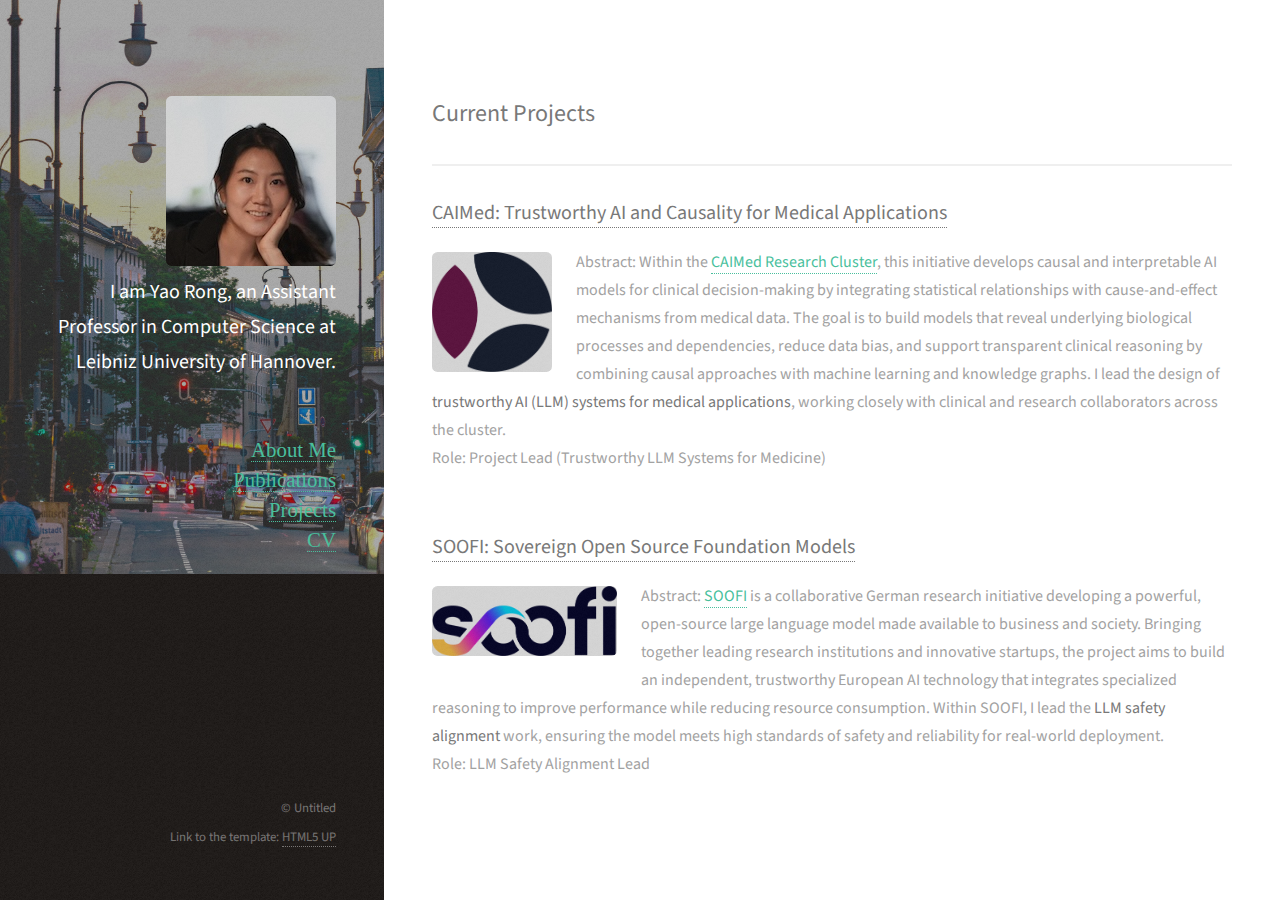
<file: projects.html>
<!DOCTYPE HTML>
<!--
	Strata by HTML5 UP
	html5up.net | @ajlkn
	Free for personal and commercial use under the CCA 3.0 license (html5up.net/license)
-->
<html>
	<head>
		<title>Yao Rong | Projects</title>
		<meta charset="utf-8" />
		<meta name="viewport" content="width=device-width, initial-scale=1, user-scalable=no" />
		<link rel="stylesheet" href="assets/css/main.css" />
	</head>
	<body class="is-preload">

		<!-- Header -->
			<header id="header">
				<div class="inner">
					<a href="#" class="image profile"><img src="images/yao_headshot.jpg" alt="" /></a>
					<h1><strong>I am Yao Rong,<br /> an Assistant Professor
					in Computer Science <br />at Leibniz University of Hannover.<br /></strong>
					</a></h1>
					<br />
					<br />
				<a href="./index.html" style="font-family:verdana;font-size:1.3em">About Me</a><br />
				<a href="publications.html" style="font-family:verdana;font-size:1.3em">Publications</a><br />
				<a href="projects.html" style="font-family:verdana;font-size:1.3em">Projects</a><br />
				<!-- <a href="news.html" style="font-family:verdana;font-size:1.3em">News</a><br /> -->
				<a href="./images/YaoRong CV (Jan).pdf" style="font-family:verdana;font-size:1.3em">CV</a><br />
			
			</div>
			</header>

		<!-- Main -->
			<div id="main">

				<!-- One -->
					<!-- <section id="one">
						<header class="header">
							<h2>Hi! I am <strong>Yao.</strong> Nice to meet you!</h2>
						</header>
						<p style="font-size:1.2em">I am a Ph.D. student in the group of <a href="https://www.edu.sot.tum.de/en/hctl/home/">Human-Centered Technologies for Learning</a> led by <a href="https://www.edu.sot.tum.de/en/hctl/prof-dr-enkelejda-kasneci/">Prof. Dr. Enkelejda Kasneci</a> at <strong>Technical University of Munich</strong>. Previously, I received my master's degree in Electrical and Computer Engineering from TU Munich in 2019, and B.Eng. degrees in Mechatronics from both Tongji University in Shanghai and Munich University of Applied Sciences in 2016.
						</p> 
						<p style="font-size:1.2em"> My research interest lies at the intersection of AI systems and human interaction with a specific focus on human-centered Explainable AI (XAI), human-centered AI, and deep learning. I am particularly focusing on how XAI techniques can enhance the understanding, trust, and usability of AI systems for end-users. By incorporating user feedback, human cognitive models, and effective model explanation techniques, my aim is to bridge the gap between complex AI algorithms and human interpretability, ultimately fostering responsible and transparent AI deployment in various domains.
						</p>
							<ul class="actions">
							<li><a href="#" class="button">CV</a></li>
						</ul>
						<meta name="viewport" content="width=device-width, initial-scale=1">
						<link rel="stylesheet" href="https://fonts.googleapis.com/icon?family=Material+Icons">

						<link rel="stylesheet" href="https://cdn.jsdelivr.net/gh/jpswalsh/academicons@1/css/academicons.min.css">
						<ul class="icons">
							<li><a href="mailto:yao.rong@l3s.de" class="icon solid fa-envelope-square" style='font-size:24px' style=""><span class="label">Email</span></a></li>
							<li><a href="https://twitter.com/yaorong0921" class="icon brands fa-twitter-square" style='font-size:24px'><span class="label">Twitter</span></a></li>
							<li><a href="https://github.com/yaorong0921" class="icon brands fa-github-square" style='font-size:24px'><span class="label">Github</span></a></li>
							<li><a href="https://www.linkedin.com/in/yao-rong-7b55a8255/" class="icon brands fa-linkedin" style='font-size:24px'><span class="label">LinkedIn</span></a></li>
							<li><a href="https://scholar.google.com/citations?user=2CGNfAEAAAAJ&hl=en" class='ai ai-google-scholar-square' style='font-size:35px'><span class="label"></span></a></li>
							<li><a href="#" class="icon brands fa-github"><span class="label">Github</span></a></li>
							<li><a href="#" class="icon brands fa-googlescholar"><span class="label">Google Scholar</span></a></li>
							<li><a href="#" class="icon solid fa-envelope"><span class="label">Email</span></a></li> -->
						<!-- </ul>
					</section> -->

				<!-- Two-->
					<section id="two">
						<h2> Current Projects </h2>	<hr>	
						<h3><a href="https://caimed.de/en/forschung/ki-semantik/ki-kausalitaet/">CAIMed: Trustworthy AI and Causality for Medical Applications</a></h3>
							<p><span class="image left"><img src="images/thumbs/caimed.png" alt="CAIMed" width="120" height="120"/></span><subtitle>Abstract</subtitle>:
								Within the <a href="https://caimed.de/">CAIMed Research Cluster</a>, this initiative develops causal and interpretable AI models for clinical decision-making by integrating statistical relationships with cause-and-effect mechanisms from medical data. The goal is to build models that reveal underlying biological processes and dependencies, reduce data bias, and support transparent clinical reasoning by combining causal approaches with machine learning and knowledge graphs.
								I lead the design of <b>trustworthy AI (LLM) systems for medical applications</b>, working closely with clinical and research collaborators across the cluster.
								<br> <subtitle>Role</subtitle>: Project Lead (Trustworthy LLM Systems for Medicine)</p>
								<br>

								<h3><a href="https://www.soofi.info/">SOOFI: Sovereign Open Source Foundation Models</a></h3>
								<p><span class="image left"><img src="images/thumbs/soofi.png" alt="SOOFI" width="70" height="70"/></span><subtitle>Abstract</subtitle>:
									<a href="https://www.soofi.info/">SOOFI</a> is a collaborative German research initiative developing a powerful, open-source large language model made available to business and society. Bringing together leading research institutions and innovative startups, the project aims to build an independent, trustworthy European AI technology that integrates specialized reasoning to improve performance while reducing resource consumption.
									Within SOOFI, I lead the <b>LLM safety alignment</b> work, ensuring the model meets high standards of safety and reliability for real-world deployment.
									<br> <subtitle>Role</subtitle>: LLM Safety Alignment Lead</p>
									<br>

	
						<!-- <div class="row">
							<article class="col-6 col-12-xsmall work-item">
								<a href="images/fulls/lara_full.jpg" class="image fit thumb"><img src="images/thumbs/lara.png" alt="PontTuset" width="370" height="202"></a>
								<h3>[Preprint, 2023] </h3>
									<a href="https://arxiv.org/abs/2306.05760" id="gnn">
									Efficient GNN Explanation via Learning Removal-based Attribution
									</a>
									<br>
									<strong>Yao Rong</strong>, Guanchu Wang, Qizhang Feng, Ninghao Liu, Zirui Liu, Enkelejda Kasneci, Xia Hu
									<br>
									<a href="https://arxiv.org/abs/2306.05760">[Paper]</a> 
									<a href=" https://anonymous.4open.science/r/LARA-10D8/README.md">[Code]</a>
								    </br>
							</article>

							<article class="col-6 col-12-xsmall work-item">
								<a href="images/fulls/gazegnn_full.jpg" class="image fit thumb"><img src="images/thumbs/gaze_gnn.png" alt="PontTuset" width="370" height="202"></a>
								<h3>[under review, 2023]</h3>
									<a href="" id="gazegnn">
									Gaze-Guided Graph Neural Network for Action Anticipation Conditioned on Intention    
									</a>
									<br>
									<strong>Yao Rong</strong>, Süleyman Özdel, Berat Mert Albaba, Yen-Ling Kuo, Xi Wang, Enkelejda Kasneci
								<br>
									<a href="">[Paper]</a> 
									<a href="">[Code]</a>
								</br>
							</article>
							<article class="col-6 col-12-xsmall work-item">
								<a href="images/fulls/uai_full.jpg" class="image fit thumb"><img src="images/thumbs/uai.png" alt="PontTuset" width="370" height="202"></a>
								<h3>[UAI, 2023]</h3>
								<a href="https://arxiv.org/pdf/2206.13872.pdf" id="uai">
									When are Post-hoc Conceptual Explanations Identifiable?
								  </a>
								  <br>
								  Tobias Leemann*, Michael Kirchhof*, <strong>Yao Rong</strong>, Enkelejda Kasneci, Gjergji Kasneci
								  <br>
								  <a href="https://arxiv.org/abs/2206.13872">[Paper]</a> 
								  <a href="https://github.com/tleemann/identifiable_concepts">[Code]</a>
								</br>
								</article>

								<article class="col-6 col-12-xsmall work-item">
									<a href="images/fulls/dynstatf_full.jpg" class="image fit thumb"><img src="images/thumbs/dynstatf.png" alt="PontTuset" width="370" height="202"></a>
									<h3>[End-to-End Autonomous Driving @ CVPR 2023]</h3>
									<a href="https://openaccess.thecvf.com/content/CVPR2023W/E2EAD/papers/Rong_DynStatF_An_Efficient_Feature_Fusion_Strategy_for_LiDAR_3D_Object_CVPRW_2023_paper.pdf" id="cvprw">
									DynStatF: An Efficient Feature Fusion Strategy for LiDAR 3D Object Detection
									</a>
									<br>
									<strong>Yao Rong</strong>*, Xiangyu Wei*, Tianwei Lin, Yueyu Wang, Enkelejda Kasneci
									<br>
									<a href="https://openaccess.thecvf.com/content/CVPR2023W/E2EAD/papers/Rong_DynStatF_An_Efficient_Feature_Fusion_Strategy_for_LiDAR_3D_Object_CVPRW_2023_paper.pdf">[Paper]</a> 
									<a href="">[Code]</a>
									</br>
									</article>

								<article class="col-6 col-12-xsmall work-item">
									<a href="images/fulls/hxai_full.jpg" class="image fit thumb"><img src="images/thumbs/hxai.png" alt="PontTuset" width="370" height="202"></a>
									<h3>[Preprint, 2022]</h3>
									<a href="https://arxiv.org/abs/2210.11584" id="hxai_survey">
									Towards Human-centered Explainable AI: User Studies for Model Explanations
									</a>
									<br>
									<strong>Yao Rong</strong>, Tobias Leemann, Thai-trang Nguyen, Lisa Fiedler, Peizhu Qian, Vaibhav Unhelkar, Tina Seidel, Gjergji Kasneci, Enkelejda Kasneci
									<br>
									<a href="https://arxiv.org/abs/2210.11584">[Paper]</a> 
									<a href="https://github.com/yaorong0921/hxai-survey">[Code]</a>
									</br>
								</article>

								<article class="col-6 col-12-xsmall work-item">
									<a href="images/fulls/road_full.jpg" class="image fit thumb"><img src="images/thumbs/road.png" alt="PontTuset" width="370" height="202"></a>
									<h3>[ICML, 2022]</h3>
									<a href="https://arxiv.org/pdf/2202.00449.pdf" id="road_preprint">
									Evaluating Feature Attribution: An Information-Theoretic Perspective
									</a>
									<br>
									<strong>Yao Rong*</strong>, Tobias Leemann*, Vadim Borisov, Gjergji Kasneci, Enkelejda Kasneci
									<br>
									<a href="https://arxiv.org/pdf/2202.00449.pdf">[Paper]</a> 
									<a href="https://github.com/tleemann/road_evaluation">[Code]</a>
									</br>
								</article>

								<article class="col-6 col-12-xsmall work-item">
									<a href="images/fulls/yolo_full.jpg" class="image fit thumb"><img src="images/thumbs/yolo5.png" alt="PontTuset" width="370" height="202"></a>
									<h3>[PACMHCI, 2022]</h3>
									<a href="https://arxiv.org/pdf/2204.12150.pdf" id="yolo5">
										Where and What: Driver Attention-based Object Detection
									</a>
									<br>
									<strong>Yao Rong</strong>, Naemi-Rebecca Kassautzki, Wolfgang Fuhl, Enkelejda Kasneci
									<br>
									<a href="https://arxiv.org/pdf/2204.12150.pdf">[Paper]</a>
									<a href=https://github.com/yaorong0921/driver-gaze-yolov5>[Code]</a>
									</br>
								</article>

								<article class="col-6 col-12-xsmall work-item">
									<a href="images/fulls/user_trust_full.jpg" class="image fit thumb"><img src="images/thumbs/user_trust.png" alt="PontTuset" width="370" height="202"></a>
									<h3>[TRAIT @ CHI, 2022]</h3>
									<a href="https://arxiv.org/pdf/2204.12230.pdf" id="user_trust">
										User Trust on an Explainable AI-based Medical Diagnosis Support System
									</a>
									<br>
									<strong>Yao Rong</strong>, Nora Castner, Efe Bozkir, Enkelejda Kasneci
									<br>
									<a href="https://arxiv.org/pdf/2204.12230.pdf">[Paper]</a>
									</br>
								</article>

								
								<article class="col-6 col-12-xsmall work-item">
									<a href="images/fulls/ha_full.jpg" class="image fit thumb"><img src="images/thumbs/ha.png" alt="PontTuset" width="370" height="202"></a>
									<h3>[BMVC, 2021]</h3>
									<a href="https://arxiv.org/pdf/2111.01628.pdf" id="HA">
										Human Attention in Fine-grained Classification
									</a>
									<br>
									<strong>Yao Rong</strong>, Wenjia Xu, Zeynep Akata, Enkelejda Kasneci
									<br>
									<a href="https://arxiv.org/pdf/2111.01628.pdf">[Paper]</a>
									<a href="https://github.com/yaorong0921/CUB-GHA">[Code]</a>
									</br>
								</article>

								<article class="col-6 col-12-xsmall work-item">
									<a href="images/fulls/itsm_full.jpg" class="image fit thumb"><img src="images/thumbs/itsm.png" alt="PontTuset" width="370" height="202"></a>
									<h3>[ITSM, 2021]</h3>
									<a href="https://arxiv.org/pdf/2101.02082.pdf" id="itsm">
										Artificial Intelligence Methods in In-Cabin Use Cases: A Survey
									</a>
									<br>
									<strong>Yao Rong</strong>, Chao Han, Christian Hellert, Antje Loyal, Enkelejda Kasneci
									<br>
									<a href="https://arxiv.org/pdf/2101.02082.pdf">[Paper]</a>
									</br>
								</article>

								<article class="col-6 col-12-xsmall work-item">
									<a href="images/fulls/itsc_full.jpg" class="image fit thumb"><img src="images/thumbs/itsc_demo.gif" alt="PontTuset" width="370" height="202"></a>
									<h3>[ITSC, 2021]</h3>
									<a href="https://arxiv.org/pdf/2006.11557.pdf" id="itsc">
										Driver Intention Anticipation Based on In-Cabin and Driving Scene Monitoring
									</a>
									<br>
									<strong>Yao Rong</strong>, Zeynep Akata, Enkelejda Kasneci
									<br>
									<a href="https://arxiv.org/pdf/2006.11557.pdf">[Paper]</a> 
									<a href="https://github.com/yaorong0921/Driver-Intention-Prediction">[Code]</a>
									</br>
								</article>

								<article class="col-6 col-12-xsmall work-item">
									<a href="images/fulls/dmhg_full.jpg" class="image fit thumb"><img src="images/thumbs/DMHG.jpg" alt="PontTuset" width="370" height="202"></a>
									<h3>[FG, 2020]</h3>
									<a href="https://arxiv.org/pdf/2006.11557.pdf" id="dmhg">
										DriverMHG: A Multi-Modal Dataset for Dynamic Recognition of Driver Micro Hand Gestures and a Real-Time Recognition Framework	
									</a>
									<br>
									Okan Köpüklü, Thomas Ledwon, <strong>Yao Rong</strong>, Neslihan Kose, Gerhard Rigoll
									<br>
									<a href="https://arxiv.org/pdf/2003.00951.pdf">[Paper]</a> 
									<a href="https://www.ei.tum.de/mmk/DriverMHG/">[Dataset]</a>
									</br>
								</article>

								<ul class="actions">
									<li><a href="https://scholar.google.com/citations?user=2CGNfAEAAAAJ&hl=en" class="button">More Work</a></li>
								</ul> -->
					<!-- <section id="three">
						<h2>Get In Touch</h2>
						<p>Accumsan pellentesque commodo blandit enim arcu non at amet id arcu magna. Accumsan orci faucibus id eu lorem semper nunc nisi lorem vulputate lorem neque lorem ipsum dolor.</p>
						<div class="row">
							<div class="col-8 col-12-small">
								<form method="post" action="#">
									<div class="row gtr-uniform gtr-50">
										<div class="col-6 col-12-xsmall"><input type="text" name="name" id="name" placeholder="Name" /></div>
										<div class="col-6 col-12-xsmall"><input type="email" name="email" id="email" placeholder="Email" /></div>
										<div class="col-12"><textarea name="message" id="message" placeholder="Message" rows="4"></textarea></div>
									</div>
								</form>
								<ul class="actions">
									<li><input type="submit" value="Send Message" /></li>
								</ul>
							</div>
							<div class="col-4 col-12-small">
								<ul class="labeled-icons">
									<li>
										<h3 class="icon solid fa-home"><span class="label">Address</span></h3>
										1234 Somewhere Rd.<br />
										Nashville, TN 00000<br />
										United States
									</li>
									<li>
										<h3 class="icon solid fa-mobile-alt"><span class="label">Phone</span></h3>
										000-000-0000
									</li>
									<li>
										<h3 class="icon solid fa-envelope"><span class="label">Email</span></h3>
										<a href="#">hello@untitled.tld</a>
									</li>
								</ul>
							</div>
						</div>
					</section> -->

				<!-- Four -->
					<!-- <section id="four">
						<h2>Elements</h2>

						<section>
							<h4>Text</h4>
							<p>This is <b>bold</b> and this is <strong>strong</strong>. This is <i>italic</i> and this is <em>emphasized</em>.
							This is <sup>superscript</sup> text and this is <sub>subscript</sub> text.
							This is <u>underlined</u> and this is code: <code>for (;;) { ... }</code>. Finally, <a href="#">this is a link</a>.</p>
							<hr />
							<header>
								<h4>Heading with a Subtitle</h4>
								<p>Lorem ipsum dolor sit amet nullam id egestas urna aliquam</p>
							</header>
							<p>Nunc lacinia ante nunc ac lobortis. Interdum adipiscing gravida odio porttitor sem non mi integer non faucibus ornare mi ut ante amet placerat aliquet. Volutpat eu sed ante lacinia sapien lorem accumsan varius montes viverra nibh in adipiscing blandit tempus accumsan.</p>
							<header>
								<h5>Heading with a Subtitle</h5>
								<p>Lorem ipsum dolor sit amet nullam id egestas urna aliquam</p>
							</header>
							<p>Nunc lacinia ante nunc ac lobortis. Interdum adipiscing gravida odio porttitor sem non mi integer non faucibus ornare mi ut ante amet placerat aliquet. Volutpat eu sed ante lacinia sapien lorem accumsan varius montes viverra nibh in adipiscing blandit tempus accumsan.</p>
							<hr />
							<h2>Heading Level 2</h2>
							<h3>Heading Level 3</h3>
							<h4>Heading Level 4</h4>
							<h5>Heading Level 5</h5>
							<h6>Heading Level 6</h6>
							<hr />
							<h5>Blockquote</h5>
							<blockquote>Fringilla nisl. Donec accumsan interdum nisi, quis tincidunt felis sagittis eget tempus euismod. Vestibulum ante ipsum primis in faucibus vestibulum. Blandit adipiscing eu felis iaculis volutpat ac adipiscing accumsan faucibus. Vestibulum ante ipsum primis in faucibus lorem ipsum dolor sit amet nullam adipiscing eu felis.</blockquote>
							<h5>Preformatted</h5>
							<pre><code>i = 0;

while (!deck.isInOrder()) {
print 'Iteration ' + i;
deck.shuffle();
i++;
}

print 'It took ' + i + ' iterations to sort the deck.';</code></pre>
						</section>

						<section>
							<h4>Lists</h4>
							<div class="row">
								<div class="col-6 col-12-xsmall">
									<h5>Unordered</h5>
									<ul>
										<li>Dolor pulvinar etiam magna etiam.</li>
										<li>Sagittis adipiscing lorem eleifend.</li>
										<li>Felis enim feugiat dolore viverra.</li>
									</ul>
									<h5>Alternate</h5>
									<ul class="alt">
										<li>Dolor pulvinar etiam magna etiam.</li>
										<li>Sagittis adipiscing lorem eleifend.</li>
										<li>Felis enim feugiat dolore viverra.</li>
									</ul>
								</div>
								<div class="col-6 col-12-xsmall">
									<h5>Ordered</h5>
									<ol>
										<li>Dolor pulvinar etiam magna etiam.</li>
										<li>Etiam vel felis at lorem sed viverra.</li>
										<li>Felis enim feugiat dolore viverra.</li>
										<li>Dolor pulvinar etiam magna etiam.</li>
										<li>Etiam vel felis at lorem sed viverra.</li>
										<li>Felis enim feugiat dolore viverra.</li>
									</ol>
									<h5>Icons</h5>
									<ul class="icons">
										<li><a href="#" class="icon brands fa-twitter"><span class="label">Twitter</span></a></li>
										<li><a href="#" class="icon brands fa-facebook-f"><span class="label">Facebook</span></a></li>
										<li><a href="#" class="icon brands fa-instagram"><span class="label">Instagram</span></a></li>
										<li><a href="#" class="icon brands fa-github"><span class="label">Github</span></a></li>
										<li><a href="#" class="icon brands fa-dribbble"><span class="label">Dribbble</span></a></li>
										<li><a href="#" class="icon brands fa-tumblr"><span class="label">Tumblr</span></a></li>
									</ul>
								</div>
							</div>
							<h5>Actions</h5>
							<ul class="actions">
								<li><a href="#" class="button primary">Default</a></li>
								<li><a href="#" class="button">Default</a></li>
							</ul>
							<ul class="actions small">
								<li><a href="#" class="button primary small">Small</a></li>
								<li><a href="#" class="button small">Small</a></li>
							</ul>
							<div class="row">
								<div class="col-6 col-12-small">
									<ul class="actions stacked">
										<li><a href="#" class="button primary">Default</a></li>
										<li><a href="#" class="button">Default</a></li>
									</ul>
								</div>
								<div class="col-6 col-12-small">
									<ul class="actions stacked">
										<li><a href="#" class="button primary small">Small</a></li>
										<li><a href="#" class="button small">Small</a></li>
									</ul>
								</div>
								<div class="col-6 col-12-small">
									<ul class="actions stacked">
										<li><a href="#" class="button primary fit">Default</a></li>
										<li><a href="#" class="button fit">Default</a></li>
									</ul>
								</div>
								<div class="col-6 col-12-small">
									<ul class="actions stacked">
										<li><a href="#" class="button primary small fit">Small</a></li>
										<li><a href="#" class="button small fit">Small</a></li>
									</ul>
								</div>
							</div>
						</section>

						<section>
							<h4>Table</h4>
							<h5>Default</h5>
							<div class="table-wrapper">
								<table>
									<thead>
										<tr>
											<th>Name</th>
											<th>Description</th>
											<th>Price</th>
										</tr>
									</thead>
									<tbody>
										<tr>
											<td>Item One</td>
											<td>Ante turpis integer aliquet porttitor.</td>
											<td>29.99</td>
										</tr>
										<tr>
											<td>Item Two</td>
											<td>Vis ac commodo adipiscing arcu aliquet.</td>
											<td>19.99</td>
										</tr>
										<tr>
											<td>Item Three</td>
											<td> Morbi faucibus arcu accumsan lorem.</td>
											<td>29.99</td>
										</tr>
										<tr>
											<td>Item Four</td>
											<td>Vitae integer tempus condimentum.</td>
											<td>19.99</td>
										</tr>
										<tr>
											<td>Item Five</td>
											<td>Ante turpis integer aliquet porttitor.</td>
											<td>29.99</td>
										</tr>
									</tbody>
									<tfoot>
										<tr>
											<td colspan="2"></td>
											<td>100.00</td>
										</tr>
									</tfoot>
								</table>
							</div>

							<h5>Alternate</h5>
							<div class="table-wrapper">
								<table class="alt">
									<thead>
										<tr>
											<th>Name</th>
											<th>Description</th>
											<th>Price</th>
										</tr>
									</thead>
									<tbody>
										<tr>
											<td>Item One</td>
											<td>Ante turpis integer aliquet porttitor.</td>
											<td>29.99</td>
										</tr>
										<tr>
											<td>Item Two</td>
											<td>Vis ac commodo adipiscing arcu aliquet.</td>
											<td>19.99</td>
										</tr>
										<tr>
											<td>Item Three</td>
											<td> Morbi faucibus arcu accumsan lorem.</td>
											<td>29.99</td>
										</tr>
										<tr>
											<td>Item Four</td>
											<td>Vitae integer tempus condimentum.</td>
											<td>19.99</td>
										</tr>
										<tr>
											<td>Item Five</td>
											<td>Ante turpis integer aliquet porttitor.</td>
											<td>29.99</td>
										</tr>
									</tbody>
									<tfoot>
										<tr>
											<td colspan="2"></td>
											<td>100.00</td>
										</tr>
									</tfoot>
								</table>
							</div>
						</section>

						<section>
							<h4>Buttons</h4>
							<ul class="actions">
								<li><a href="#" class="button primary">Primary</a></li>
								<li><a href="#" class="button">Default</a></li>
							</ul>
							<ul class="actions">
								<li><a href="#" class="button large">Large</a></li>
								<li><a href="#" class="button">Default</a></li>
								<li><a href="#" class="button small">Small</a></li>
							</ul>
							<ul class="actions fit">
								<li><a href="#" class="button primary fit">Fit</a></li>
								<li><a href="#" class="button fit">Fit</a></li>
							</ul>
							<ul class="actions fit small">
								<li><a href="#" class="button primary fit small">Fit + Small</a></li>
								<li><a href="#" class="button fit small">Fit + Small</a></li>
							</ul>
							<ul class="actions">
								<li><a href="#" class="button primary icon solid fa-download">Icon</a></li>
								<li><a href="#" class="button icon solid fa-download">Icon</a></li>
							</ul>
							<ul class="actions">
								<li><span class="button primary disabled">Primary</span></li>
								<li><span class="button disabled">Default</span></li>
							</ul>
						</section>

						<section>
							<h4>Form</h4>
							<form method="post" action="#">
								<div class="row gtr-uniform gtr-50">
									<div class="col-6 col-12-xsmall">
										<input type="text" name="demo-name" id="demo-name" value="" placeholder="Name" />
									</div>
									<div class="col-6 col-12-xsmall">
										<input type="email" name="demo-email" id="demo-email" value="" placeholder="Email" />
									</div>
									<div class="col-12">
										<select name="demo-category" id="demo-category">
											<option value="">- Category -</option>
											<option value="1">Manufacturing</option>
											<option value="1">Shipping</option>
											<option value="1">Administration</option>
											<option value="1">Human Resources</option>
										</select>
									</div>
									<div class="col-4 col-12-small">
										<input type="radio" id="demo-priority-low" name="demo-priority" checked>
										<label for="demo-priority-low">Low Priority</label>
									</div>
									<div class="col-4 col-12-small">
										<input type="radio" id="demo-priority-normal" name="demo-priority">
										<label for="demo-priority-normal">Normal Priority</label>
									</div>
									<div class="col-4 col-12-small">
										<input type="radio" id="demo-priority-high" name="demo-priority">
										<label for="demo-priority-high">High Priority</label>
									</div>
									<div class="col-6 col-12-small">
										<input type="checkbox" id="demo-copy" name="demo-copy">
										<label for="demo-copy">Email me a copy of this message</label>
									</div>
									<div class="col-6 col-12-small">
										<input type="checkbox" id="demo-human" name="demo-human" checked>
										<label for="demo-human">I am a human and not a robot</label>
									</div>
									<div class="col-12">
										<textarea name="demo-message" id="demo-message" placeholder="Enter your message" rows="6"></textarea>
									</div>
									<div class="col-12">
										<ul class="actions">
											<li><input type="submit" value="Send Message" class="primary" /></li>
											<li><input type="reset" value="Reset" /></li>
										</ul>
									</div>
								</div>
							</form>
						</section>

						<section>
							<h4>Image</h4>
							<h5>Fit</h5>
							<div class="box alt">
								<div class="row gtr-50 gtr-uniform">
									<div class="col-12"><span class="image fit"><img src="images/fulls/05.jpg" alt="" /></span></div>
									<div class="col-4"><span class="image fit"><img src="images/thumbs/01.jpg" alt="" /></span></div>
									<div class="col-4"><span class="image fit"><img src="images/thumbs/02.jpg" alt="" /></span></div>
									<div class="col-4"><span class="image fit"><img src="images/thumbs/03.jpg" alt="" /></span></div>
									<div class="col-4"><span class="image fit"><img src="images/thumbs/04.jpg" alt="" /></span></div>
									<div class="col-4"><span class="image fit"><img src="images/thumbs/05.jpg" alt="" /></span></div>
									<div class="col-4"><span class="image fit"><img src="images/thumbs/06.jpg" alt="" /></span></div>
									<div class="col-4"><span class="image fit"><img src="images/thumbs/03.jpg" alt="" /></span></div>
									<div class="col-4"><span class="image fit"><img src="images/thumbs/02.jpg" alt="" /></span></div>
									<div class="col-4"><span class="image fit"><img src="images/thumbs/01.jpg" alt="" /></span></div>
								</div>
							</div>
							<h5>Left &amp; Right</h5>
							<p><span class="image left"><img src="images/avatar.jpg" alt="" /></span>Fringilla nisl. Donec accumsan interdum nisi, quis tincidunt felis sagittis eget. tempus euismod. Vestibulum ante ipsum primis in faucibus vestibulum. Blandit adipiscing eu felis iaculis volutpat ac adipiscing accumsan eu faucibus. Integer ac pellentesque praesent tincidunt felis sagittis eget. tempus euismod. Vestibulum ante ipsum primis in faucibus vestibulum. Blandit adipiscing eu felis iaculis volutpat ac adipiscing accumsan eu faucibus. Integer ac pellentesque praesent. Donec accumsan interdum nisi, quis tincidunt felis sagittis eget. tempus euismod. Vestibulum ante ipsum primis in faucibus vestibulum. Blandit adipiscing eu felis iaculis volutpat ac adipiscing accumsan eu faucibus. Integer ac pellentesque praesent tincidunt felis sagittis eget. tempus euismod. Vestibulum ante ipsum primis in faucibus vestibulum. Blandit adipiscing eu felis iaculis volutpat ac adipiscing accumsan eu faucibus. Integer ac pellentesque praesent.</p>
							<p><span class="image right"><img src="images/avatar.jpg" alt="" /></span>Fringilla nisl. Donec accumsan interdum nisi, quis tincidunt felis sagittis eget. tempus euismod. Vestibulum ante ipsum primis in faucibus vestibulum. Blandit adipiscing eu felis iaculis volutpat ac adipiscing accumsan eu faucibus. Integer ac pellentesque praesent tincidunt felis sagittis eget. tempus euismod. Vestibulum ante ipsum primis in faucibus vestibulum. Blandit adipiscing eu felis iaculis volutpat ac adipiscing accumsan eu faucibus. Integer ac pellentesque praesent. Donec accumsan interdum nisi, quis tincidunt felis sagittis eget. tempus euismod. Vestibulum ante ipsum primis in faucibus vestibulum. Blandit adipiscing eu felis iaculis volutpat ac adipiscing accumsan eu faucibus. Integer ac pellentesque praesent tincidunt felis sagittis eget. tempus euismod. Vestibulum ante ipsum primis in faucibus vestibulum. Blandit adipiscing eu felis iaculis volutpat ac adipiscing accumsan eu faucibus. Integer ac pellentesque praesent.</p>
						</section>
					</section> -->

			</div>

		<!-- Footer -->
			<footer id="footer">
				<div class="inner">
					<!-- <ul class="icons">
						<li><a href="#" class="icon brands fa-twitter"><span class="label">Twitter</span></a></li>
						<li><a href="#" class="icon brands fa-github"><span class="label">Github</span></a></li>
						<li><a href="#" class="icon brands fa-dribbble"><span class="label">Dribbble</span></a></li>
						<li><a href="#" class="icon solid fa-envelope"><span class="label">Email</span></a></li>
					</ul> -->
					<ul class="copyright">
						<li>&copy; Untitled</li><li>Link to the template: <a href="http://html5up.net">HTML5 UP</a></li>
					</ul>
				</div>
			</footer>

		<!-- Scripts -->
			<script src="assets/js/jquery.min.js"></script>
			<script src="assets/js/jquery.poptrox.min.js"></script>
			<script src="assets/js/browser.min.js"></script>
			<script src="assets/js/breakpoints.min.js"></script>
			<script src="assets/js/util.js"></script>
			<script src="assets/js/main.js"></script>

	</body>
</html>
</file>
<file: assets/css/main.css>
@import url("fontawesome-all.min.css");
@import url("https://fonts.googleapis.com/css?family=Source+Sans+Pro:400,400italic");

/*
	Strata by HTML5 UP
	html5up.net | @ajlkn
	Free for personal and commercial use under the CCA 3.0 license (html5up.net/license)
*/

html, body, div, span, applet, object,
iframe, h1, h2, h3, h4, h5, h6, p, blockquote,
pre, a, abbr, acronym, address, big, cite,
code, del, dfn, em, img, ins, kbd, q, s, samp,
small, strike, strong, sub, sup, tt, var, b,
u, i, center, dl, dt, dd, ol, ul, li, fieldset,
form, label, legend, table, caption, tbody,
tfoot, thead, tr, th, td, article, aside,
canvas, details, embed, figure, figcaption,
footer, header, hgroup, menu, nav, output, ruby,
section, summary, time, mark, audio, video {
	margin: 0;
	padding: 0;
	border: 0;
	font-size: 100%;
	font: inherit;
	vertical-align: baseline;}

article, aside, details, figcaption, figure,
footer, header, hgroup, menu, nav, section {
	display: block;}

body {
	line-height: 1;
}

ol, ul {
	list-style: none;
}

blockquote, q {
	quotes: none;
}

	blockquote:before, blockquote:after, q:before, q:after {
		content: '';
		content: none;
	}

table {
	border-collapse: collapse;
	border-spacing: 0;
}

body {
	-webkit-text-size-adjust: none;
}

mark {
	background-color: transparent;
	color: inherit;
}

input::-moz-focus-inner {
	border: 0;
	padding: 0;
}

input, select, textarea {
	-moz-appearance: none;
	-webkit-appearance: none;
	-ms-appearance: none;
	appearance: none;
}

/* Basic */

	html {
		box-sizing: border-box;
	}

	*, *:before, *:after {
		box-sizing: inherit;
	}

	body {
		background: #fff;
	}

		body.is-preload *, body.is-preload *:before, body.is-preload *:after {
			-moz-animation: none !important;
			-webkit-animation: none !important;
			-ms-animation: none !important;
			animation: none !important;
			-moz-transition: none !important;
			-webkit-transition: none !important;
			-ms-transition: none !important;
			transition: none !important;
		}

	body, input, select, textarea {
		color: #a2a2a2;
		font-family: "Source Sans Pro", Helvetica, sans-serif;
		font-size: 16pt;
		font-weight: 400;
		line-height: 1.75em;
	}

	a {
		-moz-transition: color 0.2s ease-in-out, border-color 0.2s ease-in-out;
		-webkit-transition: color 0.2s ease-in-out, border-color 0.2s ease-in-out;
		-ms-transition: color 0.2s ease-in-out, border-color 0.2s ease-in-out;
		transition: color 0.2s ease-in-out, border-color 0.2s ease-in-out;
		border-bottom: dotted 1px;
		color: #49bf9d;
		text-decoration: none;
	}

		a:hover {
			border-bottom-color: transparent;
			color: #49bf9d !important;
			text-decoration: none;
		}

	strong, b {
		color: #787878;
		font-weight: 400;
	}

	em, i {
		font-style: italic;
	}

	p {
		margin: 0 0 2em 0;
	}

	h1, h2, h3, h4, h5, h6 {
		color: #787878;
		font-weight: 400;
		line-height: 1em;
		margin: 0 0 1em 0;
	}

		h1 a, h2 a, h3 a, h4 a, h5 a, h6 a {
			color: inherit;
			text-decoration: none;
		}

	h1 {
		font-size: 2em;
		line-height: 1.5em;
	}

	h2 {
		font-size: 1.5em;
		line-height: 1.5em;
	}

	h3 {
		font-size: 1.25em;
		line-height: 1.5em;
	}

	h4 {
		font-size: 1.1em;
		line-height: 1.5em;
	}

	h5 {
		font-size: 0.9em;
		line-height: 1.5em;
	}

	h6 {
		font-size: 0.7em;
		line-height: 1.5em;
	}

	sub {
		font-size: 0.8em;
		position: relative;
		top: 0.5em;
	}

	sup {
		font-size: 0.8em;
		position: relative;
		top: -0.5em;
	}

	hr {
		border: 0;
		border-bottom: solid 2px #efefef;
		margin: 2em 0;
	}

		hr.major {
			margin: 3em 0;
		}

	blockquote {
		border-left: solid 6px #efefef;
		font-style: italic;
		margin: 0 0 2em 0;
		padding: 0.5em 0 0.5em 1.5em;
	}

	code {
		background: #f7f7f7;
		border-radius: 0.35em;
		border: solid 2px #efefef;
		font-family: "Courier New", monospace;
		font-size: 0.9em;
		margin: 0 0.25em;
		padding: 0.25em 0.65em;
	}

	pre {
		-webkit-overflow-scrolling: touch;
		font-family: "Courier New", monospace;
		font-size: 0.9em;
		margin: 0 0 2em 0;
	}

		pre code {
			display: block;
			line-height: 1.75em;
			padding: 1em 1.5em;
			overflow-x: auto;
		}

	.align-left {
		text-align: left;
	}

	.align-center {
		text-align: center;
	}

	.align-right {
		text-align: right;
	}

/* Container */

	.container {
		margin: 0 auto;
		max-width: calc(100% - 4em);
		width: 100%;
	}

		.container.xsmall {
			width: 25%;
		}

		.container.small {
			width: 50%;
		}

		.container.medium {
			width: 75%;
		}

		.container.large {
			width: 125%;
		}

		.container.xlarge {
			width: 150%;
		}

		.container.max {
			width: 100%;
		}

		@media screen and (max-width: 980px) {

			.container {
				width: 100% !important;
				max-width: 100% !important;
			}

		}

		@media screen and (max-width: 480px) {

			.container {
				max-width: calc(100% - 3em);
			}

		}

/* Row */

	.row {
		display: flex;
		flex-wrap: wrap;
		box-sizing: border-box;
		align-items: stretch;
	}

		.row > * {
			box-sizing: border-box;
		}

		.row.gtr-uniform > * > :last-child {
			margin-bottom: 0;
		}

		.row.aln-left {
			justify-content: flex-start;
		}

		.row.aln-center {
			justify-content: center;
		}

		.row.aln-right {
			justify-content: flex-end;
		}

		.row.aln-top {
			align-items: flex-start;
		}

		.row.aln-middle {
			align-items: center;
		}

		.row.aln-bottom {
			align-items: flex-end;
		}

		.row > .imp {
			order: -1;
		}

		.row > .col-1 {
			width: 8.33333%;
		}

		.row > .off-1 {
			margin-left: 8.33333%;
		}

		.row > .col-2 {
			width: 16.66667%;
		}

		.row > .off-2 {
			margin-left: 16.66667%;
		}

		.row > .col-3 {
			width: 25%;
		}

		.row > .off-3 {
			margin-left: 25%;
		}

		.row > .col-4 {
			width: 33.33333%;
		}

		.row > .off-4 {
			margin-left: 33.33333%;
		}

		.row > .col-5 {
			width: 41.66667%;
		}

		.row > .off-5 {
			margin-left: 41.66667%;
		}

		.row > .col-6 {
			width: 50%;
		}

		.row > .off-6 {
			margin-left: 50%;
		}

		.row > .col-7 {
			width: 58.33333%;
		}

		.row > .off-7 {
			margin-left: 58.33333%;
		}

		.row > .col-8 {
			width: 66.66667%;
		}

		.row > .off-8 {
			margin-left: 66.66667%;
		}

		.row > .col-9 {
			width: 75%;
		}

		.row > .off-9 {
			margin-left: 75%;
		}

		.row > .col-10 {
			width: 83.33333%;
		}

		.row > .off-10 {
			margin-left: 83.33333%;
		}

		.row > .col-11 {
			width: 91.66667%;
		}

		.row > .off-11 {
			margin-left: 91.66667%;
		}

		.row > .col-12 {
			width: 100%;
		}

		.row > .off-12 {
			margin-left: 100%;
		}

		.row.gtr-0 {
			margin-top: 0;
			margin-left: 0em;
		}

			.row.gtr-0 > * {
				padding: 0 0 0 0em;
			}

			.row.gtr-0.gtr-uniform {
				margin-top: 0em;
			}

				.row.gtr-0.gtr-uniform > * {
					padding-top: 0em;
				}

		.row.gtr-25 {
			margin-top: 0;
			margin-left: -0.625em;
		}

			.row.gtr-25 > * {
				padding: 0 0 0 0.625em;
			}

			.row.gtr-25.gtr-uniform {
				margin-top: -0.625em;
			}

				.row.gtr-25.gtr-uniform > * {
					padding-top: 0.625em;
				}

		.row.gtr-50 {
			margin-top: 0;
			margin-left: -1.25em;
		}

			.row.gtr-50 > * {
				padding: 0 0 0 1.25em;
			}

			.row.gtr-50.gtr-uniform {
				margin-top: -1.25em;
			}

				.row.gtr-50.gtr-uniform > * {
					padding-top: 1.25em;
				}

		.row {
			margin-top: 0;
			margin-left: -2.5em;
		}

			.row > * {
				padding: 0 0 0 2.5em;
			}

			.row.gtr-uniform {
				margin-top: -2.5em;
			}

				.row.gtr-uniform > * {
					padding-top: 2.5em;
				}

		.row.gtr-150 {
			margin-top: 0;
			margin-left: -3.75em;
		}

			.row.gtr-150 > * {
				padding: 0 0 0 3.75em;
			}

			.row.gtr-150.gtr-uniform {
				margin-top: -3.75em;
			}

				.row.gtr-150.gtr-uniform > * {
					padding-top: 3.75em;
				}

		.row.gtr-200 {
			margin-top: 0;
			margin-left: -5em;
		}

			.row.gtr-200 > * {
				padding: 0 0 0 5em;
			}

			.row.gtr-200.gtr-uniform {
				margin-top: -5em;
			}

				.row.gtr-200.gtr-uniform > * {
					padding-top: 5em;
				}

		@media screen and (max-width: 1800px) {

			.row {
				display: flex;
				flex-wrap: wrap;
				box-sizing: border-box;
				align-items: stretch;
			}

				.row > * {
					box-sizing: border-box;
				}

				.row.gtr-uniform > * > :last-child {
					margin-bottom: 0;
				}

				.row.aln-left {
					justify-content: flex-start;
				}

				.row.aln-center {
					justify-content: center;
				}

				.row.aln-right {
					justify-content: flex-end;
				}

				.row.aln-top {
					align-items: flex-start;
				}

				.row.aln-middle {
					align-items: center;
				}

				.row.aln-bottom {
					align-items: flex-end;
				}

				.row > .imp-xlarge {
					order: -1;
				}

				.row > .col-1-xlarge {
					width: 8.33333%;
				}

				.row > .off-1-xlarge {
					margin-left: 8.33333%;
				}

				.row > .col-2-xlarge {
					width: 16.66667%;
				}

				.row > .off-2-xlarge {
					margin-left: 16.66667%;
				}

				.row > .col-3-xlarge {
					width: 25%;
				}

				.row > .off-3-xlarge {
					margin-left: 25%;
				}

				.row > .col-4-xlarge {
					width: 33.33333%;
				}

				.row > .off-4-xlarge {
					margin-left: 33.33333%;
				}

				.row > .col-5-xlarge {
					width: 41.66667%;
				}

				.row > .off-5-xlarge {
					margin-left: 41.66667%;
				}

				.row > .col-6-xlarge {
					width: 50%;
				}

				.row > .off-6-xlarge {
					margin-left: 50%;
				}

				.row > .col-7-xlarge {
					width: 58.33333%;
				}

				.row > .off-7-xlarge {
					margin-left: 58.33333%;
				}

				.row > .col-8-xlarge {
					width: 66.66667%;
				}

				.row > .off-8-xlarge {
					margin-left: 66.66667%;
				}

				.row > .col-9-xlarge {
					width: 75%;
				}

				.row > .off-9-xlarge {
					margin-left: 75%;
				}

				.row > .col-10-xlarge {
					width: 83.33333%;
				}

				.row > .off-10-xlarge {
					margin-left: 83.33333%;
				}

				.row > .col-11-xlarge {
					width: 91.66667%;
				}

				.row > .off-11-xlarge {
					margin-left: 91.66667%;
				}

				.row > .col-12-xlarge {
					width: 100%;
				}

				.row > .off-12-xlarge {
					margin-left: 100%;
				}

				.row.gtr-0 {
					margin-top: 0;
					margin-left: 0em;
				}

					.row.gtr-0 > * {
						padding: 0 0 0 0em;
					}

					.row.gtr-0.gtr-uniform {
						margin-top: 0em;
					}

						.row.gtr-0.gtr-uniform > * {
							padding-top: 0em;
						}

				.row.gtr-25 {
					margin-top: 0;
					margin-left: -0.625em;
				}

					.row.gtr-25 > * {
						padding: 0 0 0 0.625em;
					}

					.row.gtr-25.gtr-uniform {
						margin-top: -0.625em;
					}

						.row.gtr-25.gtr-uniform > * {
							padding-top: 0.625em;
						}

				.row.gtr-50 {
					margin-top: 0;
					margin-left: -1.25em;
				}

					.row.gtr-50 > * {
						padding: 0 0 0 1.25em;
					}

					.row.gtr-50.gtr-uniform {
						margin-top: -1.25em;
					}

						.row.gtr-50.gtr-uniform > * {
							padding-top: 1.25em;
						}

				.row {
					margin-top: 0;
					margin-left: -2.5em;
				}

					.row > * {
						padding: 0 0 0 2.5em;
					}

					.row.gtr-uniform {
						margin-top: -2.5em;
					}

						.row.gtr-uniform > * {
							padding-top: 2.5em;
						}

				.row.gtr-150 {
					margin-top: 0;
					margin-left: -3.75em;
				}

					.row.gtr-150 > * {
						padding: 0 0 0 3.75em;
					}

					.row.gtr-150.gtr-uniform {
						margin-top: -3.75em;
					}

						.row.gtr-150.gtr-uniform > * {
							padding-top: 3.75em;
						}

				.row.gtr-200 {
					margin-top: 0;
					margin-left: -5em;
				}

					.row.gtr-200 > * {
						padding: 0 0 0 5em;
					}

					.row.gtr-200.gtr-uniform {
						margin-top: -5em;
					}

						.row.gtr-200.gtr-uniform > * {
							padding-top: 5em;
						}

		}

		@media screen and (max-width: 1280px) {

			.row {
				display: flex;
				flex-wrap: wrap;
				box-sizing: border-box;
				align-items: stretch;
			}

				.row > * {
					box-sizing: border-box;
				}

				.row.gtr-uniform > * > :last-child {
					margin-bottom: 0;
				}

				.row.aln-left {
					justify-content: flex-start;
				}

				.row.aln-center {
					justify-content: center;
				}

				.row.aln-right {
					justify-content: flex-end;
				}

				.row.aln-top {
					align-items: flex-start;
				}

				.row.aln-middle {
					align-items: center;
				}

				.row.aln-bottom {
					align-items: flex-end;
				}

				.row > .imp-large {
					order: -1;
				}

				.row > .col-1-large {
					width: 8.33333%;
				}

				.row > .off-1-large {
					margin-left: 8.33333%;
				}

				.row > .col-2-large {
					width: 16.66667%;
				}

				.row > .off-2-large {
					margin-left: 16.66667%;
				}

				.row > .col-3-large {
					width: 25%;
				}

				.row > .off-3-large {
					margin-left: 25%;
				}

				.row > .col-4-large {
					width: 33.33333%;
				}

				.row > .off-4-large {
					margin-left: 33.33333%;
				}

				.row > .col-5-large {
					width: 41.66667%;
				}

				.row > .off-5-large {
					margin-left: 41.66667%;
				}

				.row > .col-6-large {
					width: 50%;
				}

				.row > .off-6-large {
					margin-left: 50%;
				}

				.row > .col-7-large {
					width: 58.33333%;
				}

				.row > .off-7-large {
					margin-left: 58.33333%;
				}

				.row > .col-8-large {
					width: 66.66667%;
				}

				.row > .off-8-large {
					margin-left: 66.66667%;
				}

				.row > .col-9-large {
					width: 75%;
				}

				.row > .off-9-large {
					margin-left: 75%;
				}

				.row > .col-10-large {
					width: 83.33333%;
				}

				.row > .off-10-large {
					margin-left: 83.33333%;
				}

				.row > .col-11-large {
					width: 91.66667%;
				}

				.row > .off-11-large {
					margin-left: 91.66667%;
				}

				.row > .col-12-large {
					width: 100%;
				}

				.row > .off-12-large {
					margin-left: 100%;
				}

				.row.gtr-0 {
					margin-top: 0;
					margin-left: 0em;
				}

					.row.gtr-0 > * {
						padding: 0 0 0 0em;
					}

					.row.gtr-0.gtr-uniform {
						margin-top: 0em;
					}

						.row.gtr-0.gtr-uniform > * {
							padding-top: 0em;
						}

				.row.gtr-25 {
					margin-top: 0;
					margin-left: -0.5em;
				}

					.row.gtr-25 > * {
						padding: 0 0 0 0.5em;
					}

					.row.gtr-25.gtr-uniform {
						margin-top: -0.5em;
					}

						.row.gtr-25.gtr-uniform > * {
							padding-top: 0.5em;
						}

				.row.gtr-50 {
					margin-top: 0;
					margin-left: -1em;
				}

					.row.gtr-50 > * {
						padding: 0 0 0 1em;
					}

					.row.gtr-50.gtr-uniform {
						margin-top: -1em;
					}

						.row.gtr-50.gtr-uniform > * {
							padding-top: 1em;
						}

				.row {
					margin-top: 0;
					margin-left: -2em;
				}

					.row > * {
						padding: 0 0 0 2em;
					}

					.row.gtr-uniform {
						margin-top: -2em;
					}

						.row.gtr-uniform > * {
							padding-top: 2em;
						}

				.row.gtr-150 {
					margin-top: 0;
					margin-left: -3em;
				}

					.row.gtr-150 > * {
						padding: 0 0 0 3em;
					}

					.row.gtr-150.gtr-uniform {
						margin-top: -3em;
					}

						.row.gtr-150.gtr-uniform > * {
							padding-top: 3em;
						}

				.row.gtr-200 {
					margin-top: 0;
					margin-left: -4em;
				}

					.row.gtr-200 > * {
						padding: 0 0 0 4em;
					}

					.row.gtr-200.gtr-uniform {
						margin-top: -4em;
					}

						.row.gtr-200.gtr-uniform > * {
							padding-top: 4em;
						}

		}

		@media screen and (max-width: 980px) {

			.row {
				display: flex;
				flex-wrap: wrap;
				box-sizing: border-box;
				align-items: stretch;
			}

				.row > * {
					box-sizing: border-box;
				}

				.row.gtr-uniform > * > :last-child {
					margin-bottom: 0;
				}

				.row.aln-left {
					justify-content: flex-start;
				}

				.row.aln-center {
					justify-content: center;
				}

				.row.aln-right {
					justify-content: flex-end;
				}

				.row.aln-top {
					align-items: flex-start;
				}

				.row.aln-middle {
					align-items: center;
				}

				.row.aln-bottom {
					align-items: flex-end;
				}

				.row > .imp-medium {
					order: -1;
				}

				.row > .col-1-medium {
					width: 8.33333%;
				}

				.row > .off-1-medium {
					margin-left: 8.33333%;
				}

				.row > .col-2-medium {
					width: 16.66667%;
				}

				.row > .off-2-medium {
					margin-left: 16.66667%;
				}

				.row > .col-3-medium {
					width: 25%;
				}

				.row > .off-3-medium {
					margin-left: 25%;
				}

				.row > .col-4-medium {
					width: 33.33333%;
				}

				.row > .off-4-medium {
					margin-left: 33.33333%;
				}

				.row > .col-5-medium {
					width: 41.66667%;
				}

				.row > .off-5-medium {
					margin-left: 41.66667%;
				}

				.row > .col-6-medium {
					width: 50%;
				}

				.row > .off-6-medium {
					margin-left: 50%;
				}

				.row > .col-7-medium {
					width: 58.33333%;
				}

				.row > .off-7-medium {
					margin-left: 58.33333%;
				}

				.row > .col-8-medium {
					width: 66.66667%;
				}

				.row > .off-8-medium {
					margin-left: 66.66667%;
				}

				.row > .col-9-medium {
					width: 75%;
				}

				.row > .off-9-medium {
					margin-left: 75%;
				}

				.row > .col-10-medium {
					width: 83.33333%;
				}

				.row > .off-10-medium {
					margin-left: 83.33333%;
				}

				.row > .col-11-medium {
					width: 91.66667%;
				}

				.row > .off-11-medium {
					margin-left: 91.66667%;
				}

				.row > .col-12-medium {
					width: 100%;
				}

				.row > .off-12-medium {
					margin-left: 100%;
				}

				.row.gtr-0 {
					margin-top: 0;
					margin-left: 0em;
				}

					.row.gtr-0 > * {
						padding: 0 0 0 0em;
					}

					.row.gtr-0.gtr-uniform {
						margin-top: 0em;
					}

						.row.gtr-0.gtr-uniform > * {
							padding-top: 0em;
						}

				.row.gtr-25 {
					margin-top: 0;
					margin-left: -0.5em;
				}

					.row.gtr-25 > * {
						padding: 0 0 0 0.5em;
					}

					.row.gtr-25.gtr-uniform {
						margin-top: -0.5em;
					}

						.row.gtr-25.gtr-uniform > * {
							padding-top: 0.5em;
						}

				.row.gtr-50 {
					margin-top: 0;
					margin-left: -1em;
				}

					.row.gtr-50 > * {
						padding: 0 0 0 1em;
					}

					.row.gtr-50.gtr-uniform {
						margin-top: -1em;
					}

						.row.gtr-50.gtr-uniform > * {
							padding-top: 1em;
						}

				.row {
					margin-top: 0;
					margin-left: -2em;
				}

					.row > * {
						padding: 0 0 0 2em;
					}

					.row.gtr-uniform {
						margin-top: -2em;
					}

						.row.gtr-uniform > * {
							padding-top: 2em;
						}

				.row.gtr-150 {
					margin-top: 0;
					margin-left: -3em;
				}

					.row.gtr-150 > * {
						padding: 0 0 0 3em;
					}

					.row.gtr-150.gtr-uniform {
						margin-top: -3em;
					}

						.row.gtr-150.gtr-uniform > * {
							padding-top: 3em;
						}

				.row.gtr-200 {
					margin-top: 0;
					margin-left: -4em;
				}

					.row.gtr-200 > * {
						padding: 0 0 0 4em;
					}

					.row.gtr-200.gtr-uniform {
						margin-top: -4em;
					}

						.row.gtr-200.gtr-uniform > * {
							padding-top: 4em;
						}

		}

		@media screen and (max-width: 736px) {

			.row {
				display: flex;
				flex-wrap: wrap;
				box-sizing: border-box;
				align-items: stretch;
			}

				.row > * {
					box-sizing: border-box;
				}

				.row.gtr-uniform > * > :last-child {
					margin-bottom: 0;
				}

				.row.aln-left {
					justify-content: flex-start;
				}

				.row.aln-center {
					justify-content: center;
				}

				.row.aln-right {
					justify-content: flex-end;
				}

				.row.aln-top {
					align-items: flex-start;
				}

				.row.aln-middle {
					align-items: center;
				}

				.row.aln-bottom {
					align-items: flex-end;
				}

				.row > .imp-small {
					order: -1;
				}

				.row > .col-1-small {
					width: 8.33333%;
				}

				.row > .off-1-small {
					margin-left: 8.33333%;
				}

				.row > .col-2-small {
					width: 16.66667%;
				}

				.row > .off-2-small {
					margin-left: 16.66667%;
				}

				.row > .col-3-small {
					width: 25%;
				}

				.row > .off-3-small {
					margin-left: 25%;
				}

				.row > .col-4-small {
					width: 33.33333%;
				}

				.row > .off-4-small {
					margin-left: 33.33333%;
				}

				.row > .col-5-small {
					width: 41.66667%;
				}

				.row > .off-5-small {
					margin-left: 41.66667%;
				}

				.row > .col-6-small {
					width: 50%;
				}

				.row > .off-6-small {
					margin-left: 50%;
				}

				.row > .col-7-small {
					width: 58.33333%;
				}

				.row > .off-7-small {
					margin-left: 58.33333%;
				}

				.row > .col-8-small {
					width: 66.66667%;
				}

				.row > .off-8-small {
					margin-left: 66.66667%;
				}

				.row > .col-9-small {
					width: 75%;
				}

				.row > .off-9-small {
					margin-left: 75%;
				}

				.row > .col-10-small {
					width: 83.33333%;
				}

				.row > .off-10-small {
					margin-left: 83.33333%;
				}

				.row > .col-11-small {
					width: 91.66667%;
				}

				.row > .off-11-small {
					margin-left: 91.66667%;
				}

				.row > .col-12-small {
					width: 100%;
				}

				.row > .off-12-small {
					margin-left: 100%;
				}

				.row.gtr-0 {
					margin-top: 0;
					margin-left: 0em;
				}

					.row.gtr-0 > * {
						padding: 0 0 0 0em;
					}

					.row.gtr-0.gtr-uniform {
						margin-top: 0em;
					}

						.row.gtr-0.gtr-uniform > * {
							padding-top: 0em;
						}

				.row.gtr-25 {
					margin-top: 0;
					margin-left: -0.375em;
				}

					.row.gtr-25 > * {
						padding: 0 0 0 0.375em;
					}

					.row.gtr-25.gtr-uniform {
						margin-top: -0.375em;
					}

						.row.gtr-25.gtr-uniform > * {
							padding-top: 0.375em;
						}

				.row.gtr-50 {
					margin-top: 0;
					margin-left: -0.75em;
				}

					.row.gtr-50 > * {
						padding: 0 0 0 0.75em;
					}

					.row.gtr-50.gtr-uniform {
						margin-top: -0.75em;
					}

						.row.gtr-50.gtr-uniform > * {
							padding-top: 0.75em;
						}

				.row {
					margin-top: 0;
					margin-left: -1.5em;
				}

					.row > * {
						padding: 0 0 0 1.5em;
					}

					.row.gtr-uniform {
						margin-top: -1.5em;
					}

						.row.gtr-uniform > * {
							padding-top: 1.5em;
						}

				.row.gtr-150 {
					margin-top: 0;
					margin-left: -2.25em;
				}

					.row.gtr-150 > * {
						padding: 0 0 0 2.25em;
					}

					.row.gtr-150.gtr-uniform {
						margin-top: -2.25em;
					}

						.row.gtr-150.gtr-uniform > * {
							padding-top: 2.25em;
						}

				.row.gtr-200 {
					margin-top: 0;
					margin-left: -3em;
				}

					.row.gtr-200 > * {
						padding: 0 0 0 3em;
					}

					.row.gtr-200.gtr-uniform {
						margin-top: -3em;
					}

						.row.gtr-200.gtr-uniform > * {
							padding-top: 3em;
						}

		}

		@media screen and (max-width: 480px) {

			.row {
				display: flex;
				flex-wrap: wrap;
				box-sizing: border-box;
				align-items: stretch;
			}

				.row > * {
					box-sizing: border-box;
				}

				.row.gtr-uniform > * > :last-child {
					margin-bottom: 0;
				}

				.row.aln-left {
					justify-content: flex-start;
				}

				.row.aln-center {
					justify-content: center;
				}

				.row.aln-right {
					justify-content: flex-end;
				}

				.row.aln-top {
					align-items: flex-start;
				}

				.row.aln-middle {
					align-items: center;
				}

				.row.aln-bottom {
					align-items: flex-end;
				}

				.row > .imp-xsmall {
					order: -1;
				}

				.row > .col-1-xsmall {
					width: 8.33333%;
				}

				.row > .off-1-xsmall {
					margin-left: 8.33333%;
				}

				.row > .col-2-xsmall {
					width: 16.66667%;
				}

				.row > .off-2-xsmall {
					margin-left: 16.66667%;
				}

				.row > .col-3-xsmall {
					width: 25%;
				}

				.row > .off-3-xsmall {
					margin-left: 25%;
				}

				.row > .col-4-xsmall {
					width: 33.33333%;
				}

				.row > .off-4-xsmall {
					margin-left: 33.33333%;
				}

				.row > .col-5-xsmall {
					width: 41.66667%;
				}

				.row > .off-5-xsmall {
					margin-left: 41.66667%;
				}

				.row > .col-6-xsmall {
					width: 50%;
				}

				.row > .off-6-xsmall {
					margin-left: 50%;
				}

				.row > .col-7-xsmall {
					width: 58.33333%;
				}

				.row > .off-7-xsmall {
					margin-left: 58.33333%;
				}

				.row > .col-8-xsmall {
					width: 66.66667%;
				}

				.row > .off-8-xsmall {
					margin-left: 66.66667%;
				}

				.row > .col-9-xsmall {
					width: 75%;
				}

				.row > .off-9-xsmall {
					margin-left: 75%;
				}

				.row > .col-10-xsmall {
					width: 83.33333%;
				}

				.row > .off-10-xsmall {
					margin-left: 83.33333%;
				}

				.row > .col-11-xsmall {
					width: 91.66667%;
				}

				.row > .off-11-xsmall {
					margin-left: 91.66667%;
				}

				.row > .col-12-xsmall {
					width: 100%;
				}

				.row > .off-12-xsmall {
					margin-left: 100%;
				}

				.row.gtr-0 {
					margin-top: 0;
					margin-left: 0em;
				}

					.row.gtr-0 > * {
						padding: 0 0 0 0em;
					}

					.row.gtr-0.gtr-uniform {
						margin-top: 0em;
					}

						.row.gtr-0.gtr-uniform > * {
							padding-top: 0em;
						}

				.row.gtr-25 {
					margin-top: 0;
					margin-left: -0.375em;
				}

					.row.gtr-25 > * {
						padding: 0 0 0 0.375em;
					}

					.row.gtr-25.gtr-uniform {
						margin-top: -0.375em;
					}

						.row.gtr-25.gtr-uniform > * {
							padding-top: 0.375em;
						}

				.row.gtr-50 {
					margin-top: 0;
					margin-left: -0.75em;
				}

					.row.gtr-50 > * {
						padding: 0 0 0 0.75em;
					}

					.row.gtr-50.gtr-uniform {
						margin-top: -0.75em;
					}

						.row.gtr-50.gtr-uniform > * {
							padding-top: 0.75em;
						}

				.row {
					margin-top: 0;
					margin-left: -1.5em;
				}

					.row > * {
						padding: 0 0 0 1.5em;
					}

					.row.gtr-uniform {
						margin-top: -1.5em;
					}

						.row.gtr-uniform > * {
							padding-top: 1.5em;
						}

				.row.gtr-150 {
					margin-top: 0;
					margin-left: -2.25em;
				}

					.row.gtr-150 > * {
						padding: 0 0 0 2.25em;
					}

					.row.gtr-150.gtr-uniform {
						margin-top: -2.25em;
					}

						.row.gtr-150.gtr-uniform > * {
							padding-top: 2.25em;
						}

				.row.gtr-200 {
					margin-top: 0;
					margin-left: -3em;
				}

					.row.gtr-200 > * {
						padding: 0 0 0 3em;
					}

					.row.gtr-200.gtr-uniform {
						margin-top: -3em;
					}

						.row.gtr-200.gtr-uniform > * {
							padding-top: 3em;
						}

		}

/* Section/Article */

	section.special, article.special {
		text-align: center;
	}

	header p {
		color: #b2b2b2;
		position: relative;
		margin: 0 0 1.5em 0;
	}

	header h2 + p {
		font-size: 1.25em;
		margin-top: -1em;
		line-height: 1.5em;
	}

	header h3 + p {
		font-size: 1.1em;
		margin-top: -0.8em;
		line-height: 1.5em;
	}

	header h4 + p,
	header h5 + p,
	header h6 + p {
		font-size: 0.9em;
		margin-top: -0.6em;
		line-height: 1.5em;
	}

	header.major h2 {
		font-size: 2em;
	}

/* Form */

	form {
		margin: 0 0 2em 0;
	}

	label {
		color: #787878;
		display: block;
		font-size: 0.9em;
		font-weight: 400;
		margin: 0 0 1em 0;
	}

	input[type="text"],
	input[type="password"],
	input[type="email"],
	select,
	textarea {
		-moz-appearance: none;
		-webkit-appearance: none;
		-ms-appearance: none;
		appearance: none;
		background: #f7f7f7;
		border-radius: 0.35em;
		border: solid 2px transparent;
		color: inherit;
		display: block;
		outline: 0;
		padding: 0 0.75em;
		text-decoration: none;
		width: 100%;
	}

		input[type="text"]:invalid,
		input[type="password"]:invalid,
		input[type="email"]:invalid,
		select:invalid,
		textarea:invalid {
			box-shadow: none;
		}

		input[type="text"]:focus,
		input[type="password"]:focus,
		input[type="email"]:focus,
		select:focus,
		textarea:focus {
			border-color: #49bf9d;
		}

	select {
		background-image: url("data:image/svg+xml;charset=utf8,%3Csvg xmlns='http://www.w3.org/2000/svg' width='40' height='40' preserveAspectRatio='none' viewBox='0 0 40 40'%3E%3Cpath d='M9.4,12.3l10.4,10.4l10.4-10.4c0.2-0.2,0.5-0.4,0.9-0.4c0.3,0,0.6,0.1,0.9,0.4l3.3,3.3c0.2,0.2,0.4,0.5,0.4,0.9 c0,0.4-0.1,0.6-0.4,0.9L20.7,31.9c-0.2,0.2-0.5,0.4-0.9,0.4c-0.3,0-0.6-0.1-0.9-0.4L4.3,17.3c-0.2-0.2-0.4-0.5-0.4-0.9 c0-0.4,0.1-0.6,0.4-0.9l3.3-3.3c0.2-0.2,0.5-0.4,0.9-0.4S9.1,12.1,9.4,12.3z' fill='%23dfdfdf' /%3E%3C/svg%3E");
		background-size: 1.25rem;
		background-repeat: no-repeat;
		background-position: calc(100% - 1rem) center;
		height: 2.75em;
		padding-right: 2.75em;
		text-overflow: ellipsis;
	}

		select option {
			color: #787878;
			background: #fff;
		}

		select:focus::-ms-value {
			background-color: transparent;
		}

		select::-ms-expand {
			display: none;
		}

	input[type="text"],
	input[type="password"],
	input[type="email"],
	select {
		height: 2.75em;
	}

	textarea {
		padding: 0.75em;
	}

	input[type="checkbox"],
	input[type="radio"] {
		-moz-appearance: none;
		-webkit-appearance: none;
		-ms-appearance: none;
		appearance: none;
		display: block;
		float: left;
		margin-right: -2em;
		opacity: 0;
		width: 1em;
		z-index: -1;
	}

		input[type="checkbox"] + label,
		input[type="radio"] + label {
			text-decoration: none;
			color: #a2a2a2;
			cursor: pointer;
			display: inline-block;
			font-size: 1em;
			font-weight: 400;
			padding-left: 2.4em;
			padding-right: 0.75em;
			position: relative;
		}

			input[type="checkbox"] + label:before,
			input[type="radio"] + label:before {
				-moz-osx-font-smoothing: grayscale;
				-webkit-font-smoothing: antialiased;
				display: inline-block;
				font-style: normal;
				font-variant: normal;
				text-rendering: auto;
				line-height: 1;
				text-transform: none !important;
				font-family: 'Font Awesome 5 Free';
				font-weight: 900;
			}

			input[type="checkbox"] + label:before,
			input[type="radio"] + label:before {
				background: #f7f7f7;
				border-radius: 0.35em;
				border: solid 2px transparent;
				content: '';
				display: inline-block;
				font-size: 0.8em;
				height: 2.0625em;
				left: 0;
				line-height: 1.85625em;
				position: absolute;
				text-align: center;
				top: 0;
				width: 2.0625em;
			}

		input[type="checkbox"]:checked + label:before,
		input[type="radio"]:checked + label:before {
			background: #787878;
			border-color: #787878;
			color: #fff;
			content: '\f00c';
		}

		input[type="checkbox"]:focus + label:before,
		input[type="radio"]:focus + label:before {
			border-color: #49bf9d;
		}

	input[type="checkbox"] + label:before {
		border-radius: 0.35em;
	}

	input[type="radio"] + label:before {
		border-radius: 100%;
	}

	::-webkit-input-placeholder {
		color: #b2b2b2 !important;
		opacity: 1.0;
	}

	:-moz-placeholder {
		color: #b2b2b2 !important;
		opacity: 1.0;
	}

	::-moz-placeholder {
		color: #b2b2b2 !important;
		opacity: 1.0;
	}

	:-ms-input-placeholder {
		color: #b2b2b2 !important;
		opacity: 1.0;
	}

/* Box */

	.box {
		border-radius: 0.35em;
		border: solid 2px #efefef;
		margin-bottom: 2em;
		padding: 1.5em;
	}

		.box > :last-child,
		.box > :last-child > :last-child,
		.box > :last-child > :last-child > :last-child {
			margin-bottom: 0;
		}

		.box.alt {
			border: 0;
			border-radius: 0;
			padding: 0;
		}

/* Icon */

	.icon {
		text-decoration: none;
		border-bottom: none;
		position: relative;
	}

		.icon:before {
			-moz-osx-font-smoothing: grayscale;
			-webkit-font-smoothing: antialiased;
			display: inline-block;
			font-style: normal;
			font-variant: normal;
			text-rendering: auto;
			line-height: 1;
			text-transform: none !important;
			font-family: 'Font Awesome 5 Free';
			font-weight: 400;
		}

		.icon > .label {
			display: none;
		}

		.icon:before {
			line-height: inherit;
		}

		.icon.solid:before {
			font-weight: 900;
		}

		.icon.brands:before {
			font-family: 'Font Awesome 5 Brands';
		}

/* Image */

	.image {
		border-radius: 0.35em;
		border: 0;
		display: inline-block;
		position: relative;
	}

		.image:before {
			-moz-transition: opacity 0.2s ease-in-out;
			-webkit-transition: opacity 0.2s ease-in-out;
			-ms-transition: opacity 0.2s ease-in-out;
			transition: opacity 0.2s ease-in-out;
			background: url("images/overlay.png");
			border-radius: 0.35em;
			content: '';
			display: block;
			height: 100%;
			left: 0;
			opacity: 0.5;
			position: absolute;
			top: 0;
			width: 100%;
		}

		.image.thumb {
			text-align: center;
		}

			.image.thumb:after {
				-moz-transition: opacity 0.2s ease-in-out;
				-webkit-transition: opacity 0.2s ease-in-out;
				-ms-transition: opacity 0.2s ease-in-out;
				transition: opacity 0.2s ease-in-out;
				border-radius: 0.35em;
				border: solid 3px rgba(255, 255, 255, 0.5);
				color: #fff;
				content: 'View';
				display: inline-block;
				font-size: 0.8em;
				font-weight: 400;
				left: 50%;
				line-height: 2.25em;
				margin: -1.25em 0 0 -3em;
				opacity: 0;
				padding: 0 1.5em;
				position: absolute;
				text-align: center;
				text-decoration: none;
				top: 50%;
				white-space: nowrap;
			}

			.image.thumb:hover:after {
				opacity: 1.0;
			}

			.image.thumb:hover:before {
				background: url("images/overlay.png"), url("images/overlay.png");
				opacity: 1.0;
			}

		.image img {
			border-radius: 0.35em;
			display: block;
		}

		.image.left {
			float: left;
			margin: 0 1.5em 1em 0;
			top: 0.25em;
		}

		.image.right {
			float: right;
			margin: 0 0 1em 1.5em;
			top: 0.25em;
		}

		.image.left, .image.right {
			max-width: 40%;
		}

			.image.left img, .image.right img {
				width: 100%;
			}

		.image.fit {
			display: block;
			margin: 0 0 2em 0;
			width: 100%;
		}

			.image.fit img {
				width: 100%;
			}

		.image.avatar {
			border-radius: 100%;
		}

			.image.avatar:before {
				display: none;
			}

			.image.avatar img {
				border-radius: 100%;
				width: 100%;
			}

/* List */

	ol {
		list-style: decimal;
		margin: 0 0 2em 0;
		padding-left: 1.25em;
	}

		ol li {
			padding-left: 0.25em;
		}

	ul {
		list-style: disc;
		margin: 0 0 2em 0;
		padding-left: 1em;
	}

		ul li {
			padding-left: 0.5em;
		}

		ul.alt {
			list-style: none;
			padding-left: 0;
		}

			ul.alt li {
				border-top: solid 2px #efefef;
				padding: 0.5em 0;
			}

				ul.alt li:first-child {
					border-top: 0;
					padding-top: 0;
				}

	dl {
		margin: 0 0 2em 0;
	}

/* Icons */

	ul.icons {
		cursor: default;
		list-style: none;
		padding-left: 0;
	}

		ul.icons li {
			display: inline-block;
			padding: 0 1em 0 0;
		}

			ul.icons li:last-child {
				padding-right: 0;
			}

			ul.icons li .icon:before {
				font-size: 1.5em;
			}

/* Labeled Icons */

	ul.labeled-icons {
		list-style: none;
		padding: 0;
	}

		ul.labeled-icons li {
			line-height: 1.75em;
			margin: 1.5em 0 0 0;
			padding-left: 2.25em;
			position: relative;
		}

			ul.labeled-icons li:first-child {
				margin-top: 0;
			}

			ul.labeled-icons li a {
				color: inherit;
			}

			ul.labeled-icons li h3 {
				color: #b2b2b2;
				left: 0;
				position: absolute;
				text-align: center;
				top: 0;
				width: 1em;
			}

/* Actions */

	ul.actions {
		display: -moz-flex;
		display: -webkit-flex;
		display: -ms-flex;
		display: flex;
		cursor: default;
		list-style: none;
		margin-left: -1em;
		padding-left: 0;
	}

		ul.actions li {
			padding: 0 0 0 1em;
			vertical-align: middle;
		}

		ul.actions.special {
			-moz-justify-content: center;
			-webkit-justify-content: center;
			-ms-justify-content: center;
			justify-content: center;
			width: 100%;
			margin-left: 0;
		}

			ul.actions.special li:first-child {
				padding-left: 0;
			}

		ul.actions.stacked {
			-moz-flex-direction: column;
			-webkit-flex-direction: column;
			-ms-flex-direction: column;
			flex-direction: column;
			margin-left: 0;
		}

			ul.actions.stacked li {
				padding: 1.3em 0 0 0;
			}

				ul.actions.stacked li:first-child {
					padding-top: 0;
				}

		ul.actions.fit {
			width: calc(100% + 1em);
		}

			ul.actions.fit li {
				-moz-flex-grow: 1;
				-webkit-flex-grow: 1;
				-ms-flex-grow: 1;
				flex-grow: 1;
				-moz-flex-shrink: 1;
				-webkit-flex-shrink: 1;
				-ms-flex-shrink: 1;
				flex-shrink: 1;
				width: 100%;
			}

				ul.actions.fit li > * {
					width: 100%;
				}

			ul.actions.fit.stacked {
				width: 100%;
			}

		@media screen and (max-width: 480px) {

			ul.actions:not(.fixed) {
				-moz-flex-direction: column;
				-webkit-flex-direction: column;
				-ms-flex-direction: column;
				flex-direction: column;
				margin-left: 0;
				width: 100% !important;
			}

				ul.actions:not(.fixed) li {
					-moz-flex-grow: 1;
					-webkit-flex-grow: 1;
					-ms-flex-grow: 1;
					flex-grow: 1;
					-moz-flex-shrink: 1;
					-webkit-flex-shrink: 1;
					-ms-flex-shrink: 1;
					flex-shrink: 1;
					padding: 1em 0 0 0;
					text-align: center;
					width: 100%;
				}

					ul.actions:not(.fixed) li > * {
						width: 100%;
					}

					ul.actions:not(.fixed) li:first-child {
						padding-top: 0;
					}

					ul.actions:not(.fixed) li input[type="submit"],
					ul.actions:not(.fixed) li input[type="reset"],
					ul.actions:not(.fixed) li input[type="button"],
					ul.actions:not(.fixed) li button,
					ul.actions:not(.fixed) li .button {
						width: 100%;
					}

						ul.actions:not(.fixed) li input[type="submit"].icon:before,
						ul.actions:not(.fixed) li input[type="reset"].icon:before,
						ul.actions:not(.fixed) li input[type="button"].icon:before,
						ul.actions:not(.fixed) li button.icon:before,
						ul.actions:not(.fixed) li .button.icon:before {
							margin-left: -0.5em;
						}

		}

/* Table */

	.table-wrapper {
		-webkit-overflow-scrolling: touch;
		overflow-x: auto;
	}

	table {
		margin: 0 0 2em 0;
		width: 100%;
	}

		table tbody tr {
			border: solid 1px #efefef;
			border-left: 0;
			border-right: 0;
		}

			table tbody tr:nth-child(2n + 1) {
				background-color: #f7f7f7;
			}

		table td {
			padding: 0.75em 0.75em;
		}

		table th {
			color: #787878;
			font-size: 0.9em;
			font-weight: 400;
			padding: 0 0.75em 0.75em 0.75em;
			text-align: left;
		}

		table thead {
			border-bottom: solid 2px #efefef;
		}

		table tfoot {
			border-top: solid 2px #efefef;
		}

		table.alt {
			border-collapse: separate;
		}

			table.alt tbody tr td {
				border: solid 2px #efefef;
				border-left-width: 0;
				border-top-width: 0;
			}

				table.alt tbody tr td:first-child {
					border-left-width: 2px;
				}

			table.alt tbody tr:first-child td {
				border-top-width: 2px;
			}

			table.alt thead {
				border-bottom: 0;
			}

			table.alt tfoot {
				border-top: 0;
			}

/* Button */

	input[type="submit"],
	input[type="reset"],
	input[type="button"],
	.button {
		-moz-appearance: none;
		-webkit-appearance: none;
		-ms-appearance: none;
		appearance: none;
		-moz-transition: background-color 0.2s ease-in-out, color 0.2s ease-in-out, border-color 0.2s ease-in-out;
		-webkit-transition: background-color 0.2s ease-in-out, color 0.2s ease-in-out, border-color 0.2s ease-in-out;
		-ms-transition: background-color 0.2s ease-in-out, color 0.2s ease-in-out, border-color 0.2s ease-in-out;
		transition: background-color 0.2s ease-in-out, color 0.2s ease-in-out, border-color 0.2s ease-in-out;
		background-color: transparent;
		border-radius: 0.35em;
		border: solid 3px #efefef;
		color: #787878 !important;
		cursor: pointer;
		display: inline-block;
		font-weight: 400;
		height: 3.15em;
		height: calc(2.75em + 6px);
		line-height: 2.75em;
		min-width: 10em;
		padding: 0 1.5em;
		text-align: center;
		text-decoration: none;
		white-space: nowrap;
	}

		input[type="submit"]:hover,
		input[type="reset"]:hover,
		input[type="button"]:hover,
		.button:hover {
			border-color: #49bf9d;
			color: #49bf9d !important;
		}

		input[type="submit"]:active,
		input[type="reset"]:active,
		input[type="button"]:active,
		.button:active {
			background-color: rgba(73, 191, 157, 0.1);
			border-color: #49bf9d;
			color: #49bf9d !important;
		}

		input[type="submit"].icon,
		input[type="reset"].icon,
		input[type="button"].icon,
		.button.icon {
			padding-left: 1.35em;
		}

			input[type="submit"].icon:before,
			input[type="reset"].icon:before,
			input[type="button"].icon:before,
			.button.icon:before {
				margin-right: 0.5em;
			}

		input[type="submit"].fit,
		input[type="reset"].fit,
		input[type="button"].fit,
		.button.fit {
			min-width: 0;
			width: 100%;
		}

		input[type="submit"].small,
		input[type="reset"].small,
		input[type="button"].small,
		.button.small {
			font-size: 0.8em;
		}

		input[type="submit"].large,
		input[type="reset"].large,
		input[type="button"].large,
		.button.large {
			font-size: 1.35em;
		}

		input[type="submit"].primary,
		input[type="reset"].primary,
		input[type="button"].primary,
		.button.primary {
			background-color: #49bf9d;
			border-color: #49bf9d;
			color: #ffffff !important;
		}

			input[type="submit"].primary:hover,
			input[type="reset"].primary:hover,
			input[type="button"].primary:hover,
			.button.primary:hover {
				background-color: #5cc6a7;
				border-color: #5cc6a7;
			}

			input[type="submit"].primary:active,
			input[type="reset"].primary:active,
			input[type="button"].primary:active,
			.button.primary:active {
				background-color: #3eb08f;
				border-color: #3eb08f;
			}

		input[type="submit"].disabled, input[type="submit"]:disabled,
		input[type="reset"].disabled,
		input[type="reset"]:disabled,
		input[type="button"].disabled,
		input[type="button"]:disabled,
		.button.disabled,
		.button:disabled {
			background-color: #e7e7e7 !important;
			border-color: #e7e7e7 !important;
			color: #b2b2b2 !important;
			cursor: default;
		}

/* Work Item */

	.work-item {
		margin: 0 0 2em 0;
	}

		.work-item .image {
			margin: 0 0 1.5em 0;
		}

		.work-item h3 {
			font-size: 1em;
			margin: 0 0 0.5em 0;
		}

		.work-item p {
			font-size: 0.8em;
			line-height: 1.5em;
			margin: 0;
		}

/* Header */

	#header {
		display: -moz-flex;
		display: -webkit-flex;
		display: -ms-flex;
		display: flex;
		-moz-flex-direction: column;
		-webkit-flex-direction: column;
		-ms-flex-direction: column;
		flex-direction: column;
		-moz-align-items: -moz-flex-end;
		-webkit-align-items: -webkit-flex-end;
		-ms-align-items: -ms-flex-end;
		align-items: flex-end;
		-moz-justify-content: space-between;
		-webkit-justify-content: space-between;
		-ms-justify-content: space-between;
		justify-content: space-between;
		background-color: #1f1815;
		background-attachment: scroll,								scroll;
		background-image: url("images/overlay.png"), url("../../images/muc2.jpg");
		background-position: top left,							top left;
		background-repeat: repeat,								no-repeat;
		background-size: auto,								150%;
		color: rgba(255, 255, 255, 0.5);
		height: 100%;
		left: 0;
		padding: 8em 4em;
		position: fixed;
		text-align: right;
		top: 0;
		width: 35%;
	}

		#header > * {
			-moz-flex-shrink: 0;
			-webkit-flex-shrink: 0;
			-ms-flex-shrink: 0;
			flex-shrink: 0;
			width: 100%;
		}

		#header > .inner {
			-moz-flex-grow: 1;
			-webkit-flex-grow: 1;
			-ms-flex-grow: 1;
			flex-grow: 1;
			margin: 0 0 2em 0;
		}

		#header strong, #header b {
			color: #ffffff;
		}

		#header h2, #header h3, #header h4, #header h5, #header h6 {
			color: #ffffff;
		}

		#header h1 {
			color: rgba(255, 255, 255, 0.5);
			font-size: 1.35em;
			line-height: 1.75em;
			margin: 0;
		}

		#header .image.avatar {
			margin: 0 0 1em 0;
			width: 6.25em;
		}

/* Footer */

	#footer .icons {
		margin: 1em 0 0 0;
	}

		#footer .icons a {
			color: rgba(255, 255, 255, 0.4);
		}

	#footer .copyright {
		color: rgba(255, 255, 255, 0.4);
		font-size: 0.8em;
		list-style: none;
		margin: 1em 0 0 0;
		padding: 0;
	}

		#footer .copyright li {
			border-left: solid 1px rgba(255, 255, 255, 0.25);
			display: inline-block;
			line-height: 1em;
			margin-left: 0.75em;
			padding-left: 0.75em;
		}

			#footer .copyright li:first-child {
				border-left: 0;
				margin-left: 0;
				padding-left: 0;
			}

			#footer .copyright li a {
				color: inherit;
			}

/* Main */

	#main {
		margin-left: 35%;
		max-width: 54em;
		padding: 8em 4em 4em 4em;
		width: calc(100% - 35%);
	}

		#main > section {
			border-top: solid 2px #efefef;
			margin: 4em 0 0 0;
			padding: 4em 0 0 0;
		}

			#main > section:first-child {
				border-top: 0;
				margin-top: 0;
				padding-top: 0;
			}

/* Poptrox */

	@-moz-keyframes spin {
		0% {
			-moz-transform: rotate(0deg);
			-webkit-transform: rotate(0deg);
			-ms-transform: rotate(0deg);
			transform: rotate(0deg);
		}

		100% {
			-moz-transform: rotate(360deg);
			-webkit-transform: rotate(360deg);
			-ms-transform: rotate(360deg);
			transform: rotate(360deg);
		}
	}

	@-webkit-keyframes spin {
		0% {
			-moz-transform: rotate(0deg);
			-webkit-transform: rotate(0deg);
			-ms-transform: rotate(0deg);
			transform: rotate(0deg);
		}

		100% {
			-moz-transform: rotate(360deg);
			-webkit-transform: rotate(360deg);
			-ms-transform: rotate(360deg);
			transform: rotate(360deg);
		}
	}

	@-ms-keyframes spin {
		0% {
			-moz-transform: rotate(0deg);
			-webkit-transform: rotate(0deg);
			-ms-transform: rotate(0deg);
			transform: rotate(0deg);
		}

		100% {
			-moz-transform: rotate(360deg);
			-webkit-transform: rotate(360deg);
			-ms-transform: rotate(360deg);
			transform: rotate(360deg);
		}
	}

	@keyframes spin {
		0% {
			-moz-transform: rotate(0deg);
			-webkit-transform: rotate(0deg);
			-ms-transform: rotate(0deg);
			transform: rotate(0deg);
		}

		100% {
			-moz-transform: rotate(360deg);
			-webkit-transform: rotate(360deg);
			-ms-transform: rotate(360deg);
			transform: rotate(360deg);
		}
	}

	.poptrox-popup {
		-moz-box-sizing: content-box;
		-webkit-box-sizing: content-box;
		-ms-box-sizing: content-box;
		box-sizing: content-box;
		-webkit-tap-highlight-color: rgba(255, 255, 255, 0);
		background: #fff;
		border-radius: 0.35em;
		box-shadow: 0 0.1em 0.15em 0 rgba(0, 0, 0, 0.15);
		overflow: hidden;
		padding-bottom: 3em;
	}

		.poptrox-popup .loader {
			text-decoration: none;
			-moz-animation: spin 1s linear infinite;
			-webkit-animation: spin 1s linear infinite;
			-ms-animation: spin 1s linear infinite;
			animation: spin 1s linear infinite;
			font-size: 1.5em;
			height: 1em;
			left: 50%;
			line-height: 1em;
			margin: -0.5em 0 0 -0.5em;
			position: absolute;
			top: 50%;
			width: 1em;
		}

			.poptrox-popup .loader:before {
				-moz-osx-font-smoothing: grayscale;
				-webkit-font-smoothing: antialiased;
				display: inline-block;
				font-style: normal;
				font-variant: normal;
				text-rendering: auto;
				line-height: 1;
				text-transform: none !important;
				font-family: 'Font Awesome 5 Free';
				font-weight: 900;
			}

			.poptrox-popup .loader:before {
				content: '\f1ce';
			}

		.poptrox-popup .caption {
			background: #fff;
			bottom: 0;
			cursor: default;
			font-size: 0.9em;
			height: 3em;
			left: 0;
			line-height: 2.8em;
			position: absolute;
			text-align: center;
			width: 100%;
			z-index: 1;
		}

		.poptrox-popup .nav-next,
		.poptrox-popup .nav-previous {
			text-decoration: none;
			-moz-transition: opacity 0.2s ease-in-out;
			-webkit-transition: opacity 0.2s ease-in-out;
			-ms-transition: opacity 0.2s ease-in-out;
			transition: opacity 0.2s ease-in-out;
			-webkit-tap-highlight-color: rgba(255, 255, 255, 0);
			background: rgba(0, 0, 0, 0.01);
			cursor: pointer;
			height: 100%;
			opacity: 0;
			position: absolute;
			top: 0;
			width: 50%;
		}

			.poptrox-popup .nav-next:before,
			.poptrox-popup .nav-previous:before {
				-moz-osx-font-smoothing: grayscale;
				-webkit-font-smoothing: antialiased;
				display: inline-block;
				font-style: normal;
				font-variant: normal;
				text-rendering: auto;
				line-height: 1;
				text-transform: none !important;
				font-family: 'Font Awesome 5 Free';
				font-weight: 900;
			}

			.poptrox-popup .nav-next:before,
			.poptrox-popup .nav-previous:before {
				color: #fff;
				font-size: 2.5em;
				height: 1em;
				line-height: 1em;
				margin-top: -0.75em;
				position: absolute;
				text-align: center;
				top: 50%;
				width: 1.5em;
			}

		.poptrox-popup .nav-next {
			right: 0;
		}

			.poptrox-popup .nav-next:before {
				content: '\f105';
				right: 0;
			}

		.poptrox-popup .nav-previous {
			left: 0;
		}

			.poptrox-popup .nav-previous:before {
				content: '\f104';
				left: 0;
			}

		.poptrox-popup .closer {
			text-decoration: none;
			-moz-transition: opacity 0.2s ease-in-out;
			-webkit-transition: opacity 0.2s ease-in-out;
			-ms-transition: opacity 0.2s ease-in-out;
			transition: opacity 0.2s ease-in-out;
			-webkit-tap-highlight-color: rgba(255, 255, 255, 0);
			color: #fff;
			height: 4em;
			line-height: 4em;
			opacity: 0;
			position: absolute;
			right: 0;
			text-align: center;
			top: 0;
			width: 4em;
			z-index: 2;
		}

			.poptrox-popup .closer:before {
				-moz-osx-font-smoothing: grayscale;
				-webkit-font-smoothing: antialiased;
				display: inline-block;
				font-style: normal;
				font-variant: normal;
				text-rendering: auto;
				line-height: 1;
				text-transform: none !important;
				font-family: 'Font Awesome 5 Free';
				font-weight: 900;
			}

			.poptrox-popup .closer:before {
				-moz-box-sizing: content-box;
				-webkit-box-sizing: content-box;
				-ms-box-sizing: content-box;
				box-sizing: content-box;
				border-radius: 100%;
				border: solid 3px rgba(255, 255, 255, 0.5);
				content: '\f00d';
				display: block;
				font-size: 1em;
				height: 1.75em;
				left: 50%;
				line-height: 1.75em;
				margin: -0.875em 0 0 -0.875em;
				position: absolute;
				top: 50%;
				width: 1.75em;
			}

		.poptrox-popup:hover .nav-next,
		.poptrox-popup:hover .nav-previous {
			opacity: 0.5;
		}

			.poptrox-popup:hover .nav-next:hover,
			.poptrox-popup:hover .nav-previous:hover {
				opacity: 1.0;
			}

		.poptrox-popup:hover .closer {
			opacity: 0.5;
		}

			.poptrox-popup:hover .closer:hover {
				opacity: 1.0;
			}

/* Touch */

	body.is-touch .image.thumb:before {
		opacity: 0.5 !important;
	}

	body.is-touch .image.thumb:after {
		display: none !important;
	}

	body.is-touch #header {
		background-attachment: scroll;
		background-size: auto, cover;
	}

	body.is-touch .poptrox-popup .nav-next,
	body.is-touch .poptrox-popup .nav-previous,
	body.is-touch .poptrox-popup .closer {
		opacity: 1.0 !important;
	}

/* XLarge */

	@media screen and (max-width: 1800px) {

		/* Basic */

			body, input, select, textarea {
				font-size: 12pt;
			}

	}

/* Large */

	@media screen and (max-width: 1280px) {

		/* Header */

			#header {
				padding: 6em 3em 3em 3em;
				width: 30%;
			}

				#header h1 {
					font-size: 1.25em;
				}

					#header h1 br {
						display: none;
					}

				#header > .inner {
					margin-bottom: 0;
				}

		/* Footer */

			#footer .copyright li {
				border-left-width: 0;
				display: block;
				line-height: 2.25em;
				margin-left: 0;
				padding-left: 0;
			}

		/* Main */

			#main {
				margin-left: 30%;
				max-width: none;
				padding: 6em 3em 3em 3em;
				width: calc(100% - 30%);
			}

	}

/* Medium */

	@media screen and (max-width: 980px) {

		/* Basic */

			h1 br, h2 br, h3 br, h4 br, h5 br, h6 br {
				display: none;
			}

		/* List */

			ul.icons li .icon {
				font-size: 1.25em;
			}

		/* Header */

			#header {
				background-attachment: scroll;
				background-position: top left, center center;
				background-size: auto,		cover;
				left: auto;
				padding: 6em 4em;
				position: relative;
				text-align: center;
				top: auto;
				width: 100%;
				display: block;
			}

				#header h1 {
					font-size: 1.75em;
				}

					#header h1 br {
						display: inline;
					}

		/* Footer */

			#footer {
				background-attachment: scroll;
				background-color: #1f1815;
				background-image: url("images/overlay.png"), url("../../images/bg.jpg");
				background-position: top left,						bottom center;
				background-repeat: repeat,							no-repeat;
				background-size: auto,							cover;
				bottom: auto;
				left: auto;
				padding: 4em 4em 6em 4em;
				position: relative;
				text-align: center;
				width: 100%;
			}

				#footer .icons {
					margin: 0 0 1em 0;
				}

				#footer .copyright {
					margin: 0 0 1em 0;
				}

					#footer .copyright li {
						border-left-width: 1px;
						display: inline-block;
						line-height: 1em;
						margin-left: 0.75em;
						padding-left: 0.75em;
					}

		/* Main */

			#main {
				margin: 0;
				padding: 6em 4em;
				width: 100%;
			}

	}

/* Small */

	@media screen and (max-width: 736px) {

		/* Basic */

			h1 {
				font-size: 1.5em;
			}

			h2 {
				font-size: 1.2em;
			}

			h3 {
				font-size: 1em;
			}

		/* Section/Article */

			section.special, article.special {
				text-align: center;
			}

			header.major h2 {
				font-size: 1.35em;
			}

		/* List */

			ul.labeled-icons li {
				padding-left: 2em;
			}

				ul.labeled-icons li h3 {
					line-height: 1.75em;
				}

		/* Header */

			#header {
				padding: 2.25em 1.5em;
			}

				#header h1 {
					font-size: 1.35em;
				}

		/* Footer */

			#footer {
				padding: 2.25em 1.5em;
			}

		/* Main */

			#main {
				padding: 2.25em 1.5em 0.25em 1.5em;
			}

				#main > section {
					margin: 2.25em 0 0 0;
					padding: 2.25em 0 0 0;
				}

		/* Poptrox */

			.poptrox-popup {
				border-radius: 0;
			}

				.poptrox-popup .nav-next:before,
				.poptrox-popup .nav-previous:before {
					margin-top: -1em;
				}

	}

/* XSmall */

	@media screen and (max-width: 480px) {

		/* Header */

			#header {
				padding: 4.5em 1.5em;
			}

				#header h1 br {
					display: none;
				}

		/* Footer */

			#footer .copyright li {
				border-left-width: 0;
				display: block;
				line-height: 2.25em;
				margin-left: 0;
				padding-left: 0;
			}

	}
</file>
